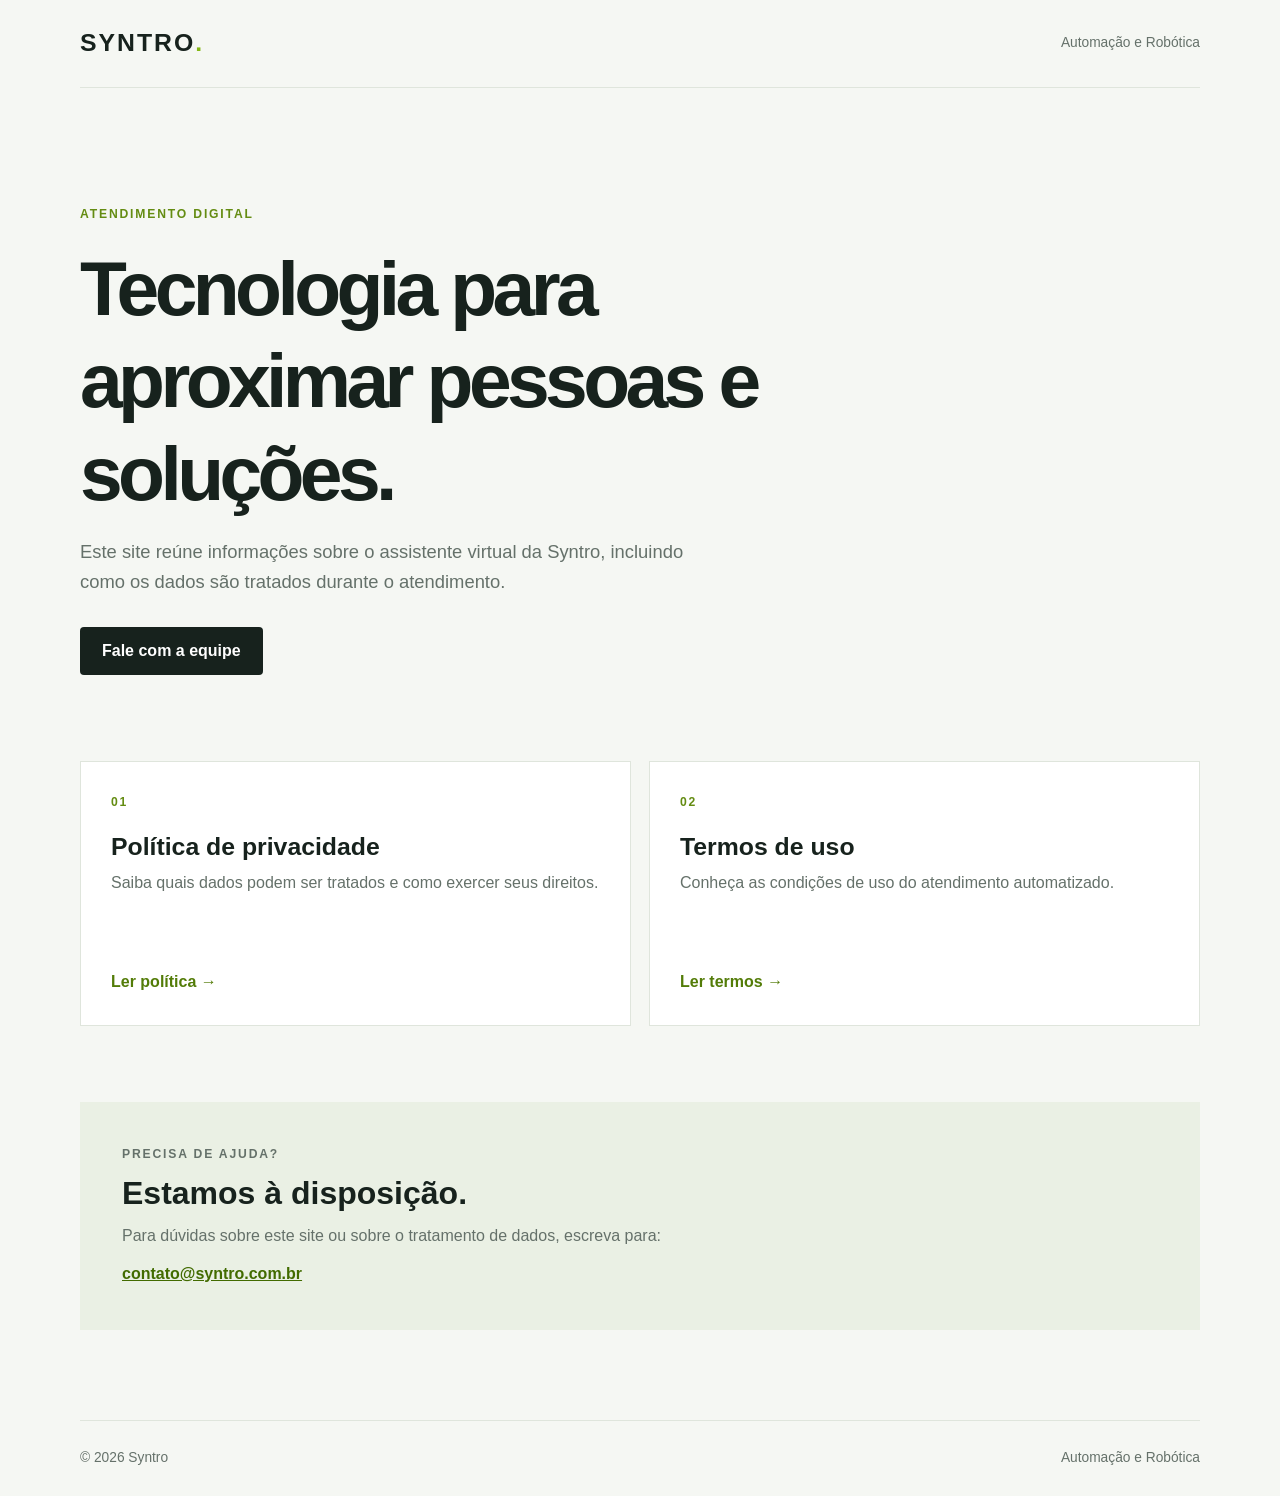
<file: index.html>
<!doctype html>
<html lang="pt-BR">
  <head>
    <meta charset="utf-8">
    <meta name="viewport" content="width=device-width, initial-scale=1">
    <meta name="google-site-verification" content="aZn1t0tnpa0o2WSs-xjBuvmw-ukThqsiCADLN8oYpvM">
    <meta name="description" content="Informações sobre o atendimento digital da Syntro e suas políticas.">
    <title>Atendimento digital | Syntro</title>
    <link rel="stylesheet" href="/styles.css">
  </head>
  <body>
    <header class="site-header">
      <a class="brand" href="/" aria-label="Syntro, página inicial">SYNTRO<span>.</span></a>
      <span class="header-note">Automação e Robótica</span>
    </header>

    <main>
      <section class="hero">
        <p class="eyebrow">ATENDIMENTO DIGITAL</p>
        <h1>Tecnologia para aproximar pessoas e soluções.</h1>
        <p class="lead">
          Este site reúne informações sobre o assistente virtual da Syntro,
          incluindo como os dados são tratados durante o atendimento.
        </p>
        <a class="button" href="mailto:contato@syntro.com.br">Fale com a equipe</a>
      </section>

      <section class="cards" aria-label="Informações legais">
        <a class="card" href="/privacidade/">
          <span class="card-index">01</span>
          <h2>Política de privacidade</h2>
          <p>Saiba quais dados podem ser tratados e como exercer seus direitos.</p>
          <span class="card-link">Ler política <span aria-hidden="true">→</span></span>
        </a>
        <a class="card" href="/termos/">
          <span class="card-index">02</span>
          <h2>Termos de uso</h2>
          <p>Conheça as condições de uso do atendimento automatizado.</p>
          <span class="card-link">Ler termos <span aria-hidden="true">→</span></span>
        </a>
      </section>

      <section class="contact">
        <p class="eyebrow">PRECISA DE AJUDA?</p>
        <h2>Estamos à disposição.</h2>
        <p>Para dúvidas sobre este site ou sobre o tratamento de dados, escreva para:</p>
        <a href="mailto:contato@syntro.com.br">contato@syntro.com.br</a>
      </section>
    </main>

    <footer class="site-footer">
      <span>© 2026 Syntro</span>
      <span>Automação e Robótica</span>
    </footer>
  </body>
</html>
</file>
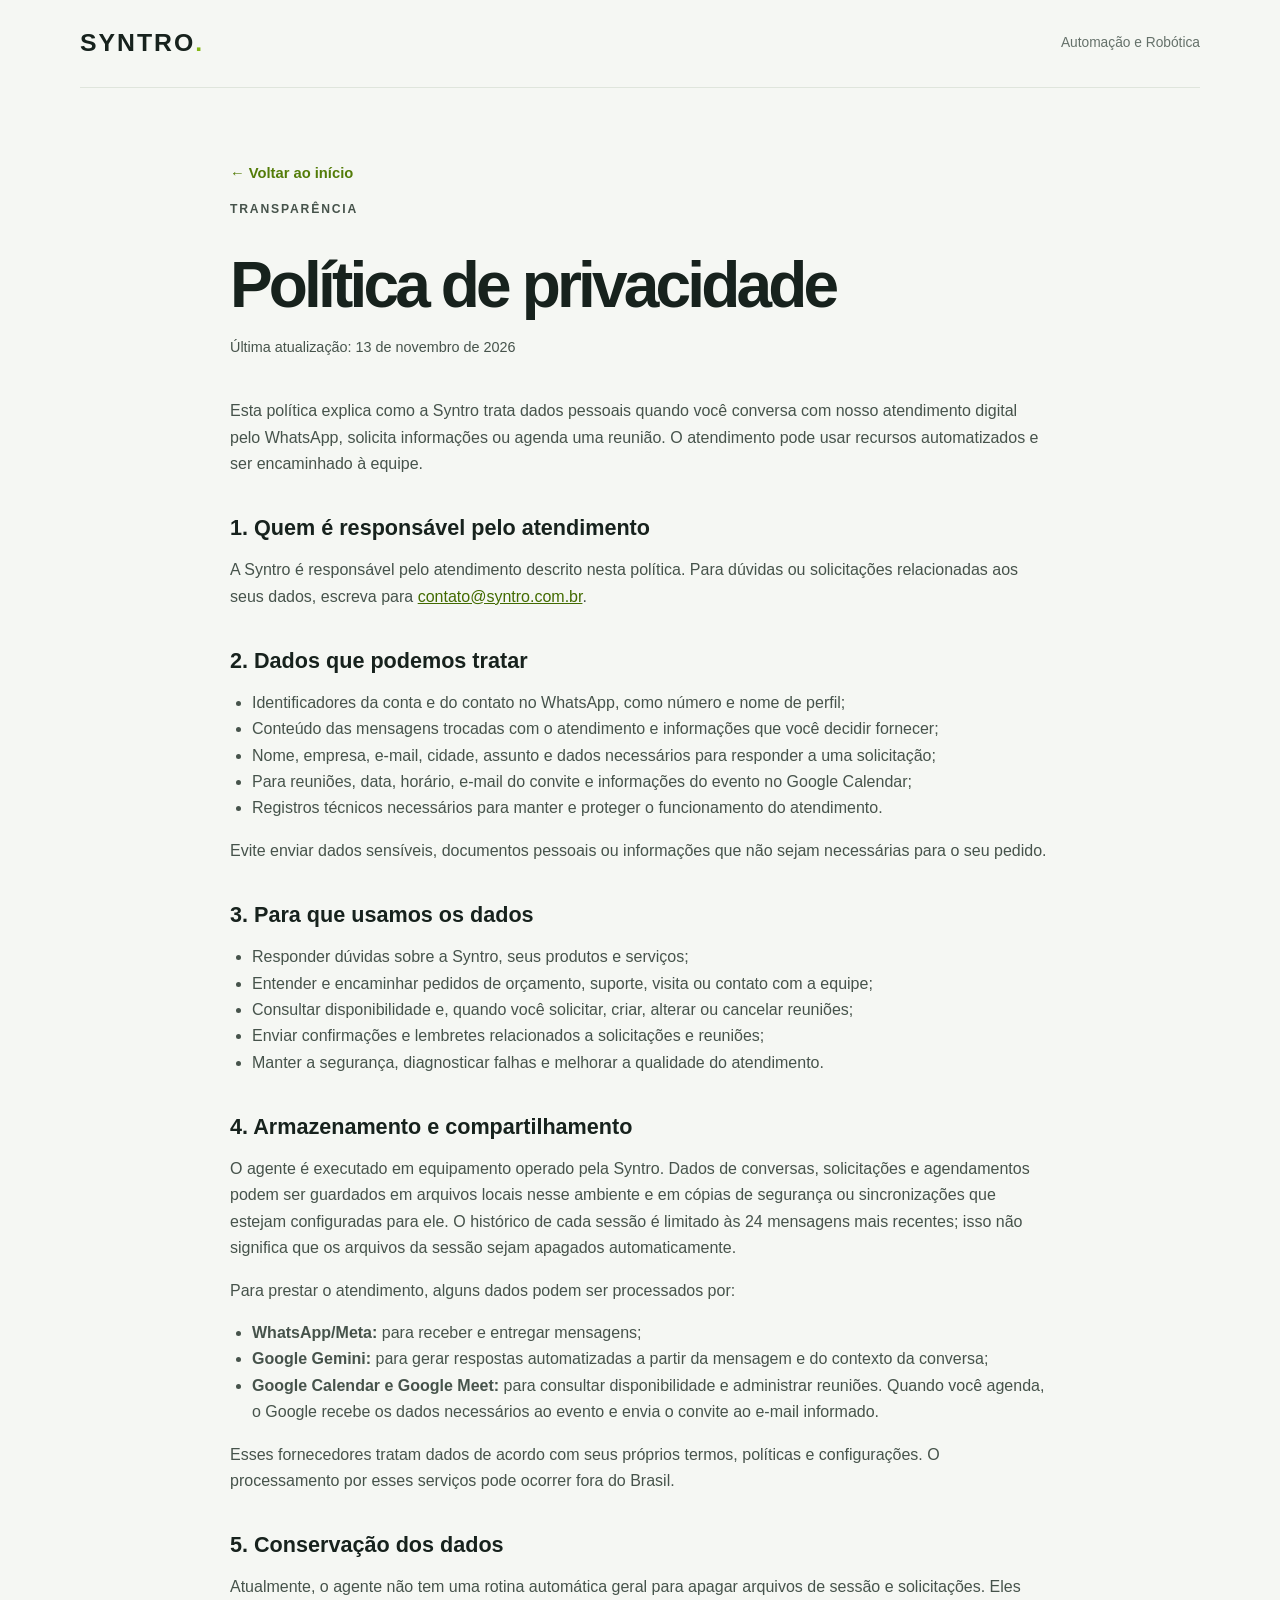
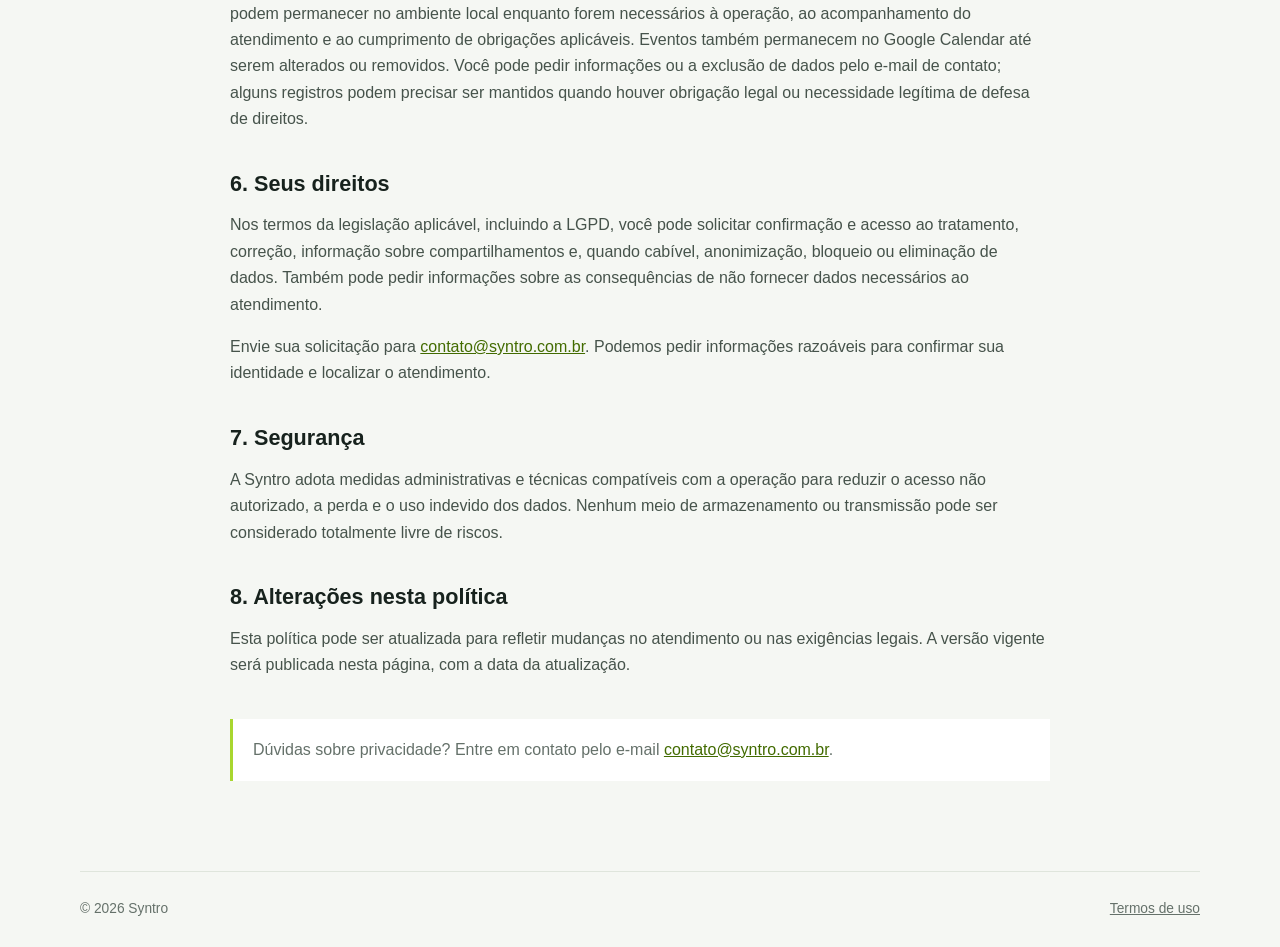
<file: privacidade/index.html>
<!doctype html>
<html lang="pt-BR">
  <head>
    <meta charset="utf-8">
    <meta name="viewport" content="width=device-width, initial-scale=1">
    <meta name="description" content="Política de privacidade do atendimento digital da Syntro.">
    <title>Política de privacidade | Syntro</title>
    <link rel="stylesheet" href="/styles.css">
  </head>
  <body>
    <header class="site-header">
      <a class="brand" href="/" aria-label="Syntro, página inicial">SYNTRO<span>.</span></a>
      <span class="header-note">Automação e Robótica</span>
    </header>

    <main class="legal-main">
      <a class="back-link" href="/">← Voltar ao início</a>
      <p class="eyebrow">TRANSPARÊNCIA</p>
      <h1>Política de privacidade</h1>
      <p class="updated">Última atualização: 13 de novembro de 2026</p>

      <p>
        Esta política explica como a Syntro trata dados pessoais quando você
        conversa com nosso atendimento digital pelo WhatsApp, solicita
        informações ou agenda uma reunião. O atendimento pode usar recursos
        automatizados e ser encaminhado à equipe.
      </p>

      <h2>1. Quem é responsável pelo atendimento</h2>
      <p>
        A Syntro é responsável pelo atendimento descrito nesta política.
        Para dúvidas ou solicitações relacionadas aos seus dados, escreva para
        <a href="mailto:contato@syntro.com.br">contato@syntro.com.br</a>.
      </p>

      <h2>2. Dados que podemos tratar</h2>
      <ul>
        <li>Identificadores da conta e do contato no WhatsApp, como número e nome de perfil;</li>
        <li>Conteúdo das mensagens trocadas com o atendimento e informações que você decidir fornecer;</li>
        <li>Nome, empresa, e-mail, cidade, assunto e dados necessários para responder a uma solicitação;</li>
        <li>Para reuniões, data, horário, e-mail do convite e informações do evento no Google Calendar;</li>
        <li>Registros técnicos necessários para manter e proteger o funcionamento do atendimento.</li>
      </ul>
      <p>
        Evite enviar dados sensíveis, documentos pessoais ou informações que
        não sejam necessárias para o seu pedido.
      </p>

      <h2>3. Para que usamos os dados</h2>
      <ul>
        <li>Responder dúvidas sobre a Syntro, seus produtos e serviços;</li>
        <li>Entender e encaminhar pedidos de orçamento, suporte, visita ou contato com a equipe;</li>
        <li>Consultar disponibilidade e, quando você solicitar, criar, alterar ou cancelar reuniões;</li>
        <li>Enviar confirmações e lembretes relacionados a solicitações e reuniões;</li>
        <li>Manter a segurança, diagnosticar falhas e melhorar a qualidade do atendimento.</li>
      </ul>

      <h2>4. Armazenamento e compartilhamento</h2>
      <p>
        O agente é executado em equipamento operado pela Syntro. Dados de
        conversas, solicitações e agendamentos podem ser guardados em arquivos
        locais nesse ambiente e em cópias de segurança ou sincronizações que
        estejam configuradas para ele. O histórico de cada sessão é limitado às
        24 mensagens mais recentes; isso não significa que os arquivos da
        sessão sejam apagados automaticamente.
      </p>
      <p>
        Para prestar o atendimento, alguns dados podem ser processados por:
      </p>
      <ul>
        <li><strong>WhatsApp/Meta:</strong> para receber e entregar mensagens;</li>
        <li><strong>Google Gemini:</strong> para gerar respostas automatizadas a partir da mensagem e do contexto da conversa;</li>
        <li><strong>Google Calendar e Google Meet:</strong> para consultar disponibilidade e administrar reuniões. Quando você agenda, o Google recebe os dados necessários ao evento e envia o convite ao e-mail informado.</li>
      </ul>
      <p>
        Esses fornecedores tratam dados de acordo com seus próprios termos,
        políticas e configurações. O processamento por esses serviços pode
        ocorrer fora do Brasil.
      </p>

      <h2>5. Conservação dos dados</h2>
      <p>
        Atualmente, o agente não tem uma rotina automática geral para apagar
        arquivos de sessão e solicitações. Eles podem permanecer no ambiente
        local enquanto forem necessários à operação, ao acompanhamento do
        atendimento e ao cumprimento de obrigações aplicáveis. Eventos também
        permanecem no Google Calendar até serem alterados ou removidos. Você
        pode pedir informações ou a exclusão de dados pelo e-mail de contato;
        alguns registros podem precisar ser mantidos quando houver obrigação
        legal ou necessidade legítima de defesa de direitos.
      </p>

      <h2>6. Seus direitos</h2>
      <p>
        Nos termos da legislação aplicável, incluindo a LGPD, você pode
        solicitar confirmação e acesso ao tratamento, correção, informação
        sobre compartilhamentos e, quando cabível, anonimização, bloqueio ou
        eliminação de dados. Também pode pedir informações sobre as
        consequências de não fornecer dados necessários ao atendimento.
      </p>
      <p>
        Envie sua solicitação para
        <a href="mailto:contato@syntro.com.br">contato@syntro.com.br</a>.
        Podemos pedir informações razoáveis para confirmar sua identidade e
        localizar o atendimento.
      </p>

      <h2>7. Segurança</h2>
      <p>
        A Syntro adota medidas administrativas e técnicas compatíveis com a
        operação para reduzir o acesso não autorizado, a perda e o uso
        indevido dos dados. Nenhum meio de armazenamento ou transmissão pode
        ser considerado totalmente livre de riscos.
      </p>

      <h2>8. Alterações nesta política</h2>
      <p>
        Esta política pode ser atualizada para refletir mudanças no atendimento
        ou nas exigências legais. A versão vigente será publicada nesta página,
        com a data da atualização.
      </p>

      <div class="notice">
        Dúvidas sobre privacidade? Entre em contato pelo e-mail
        <a href="mailto:contato@syntro.com.br">contato@syntro.com.br</a>.
      </div>
    </main>

    <footer class="site-footer">
      <span>© 2026 Syntro</span>
      <a href="/termos/">Termos de uso</a>
    </footer>
  </body>
</html>
</file>
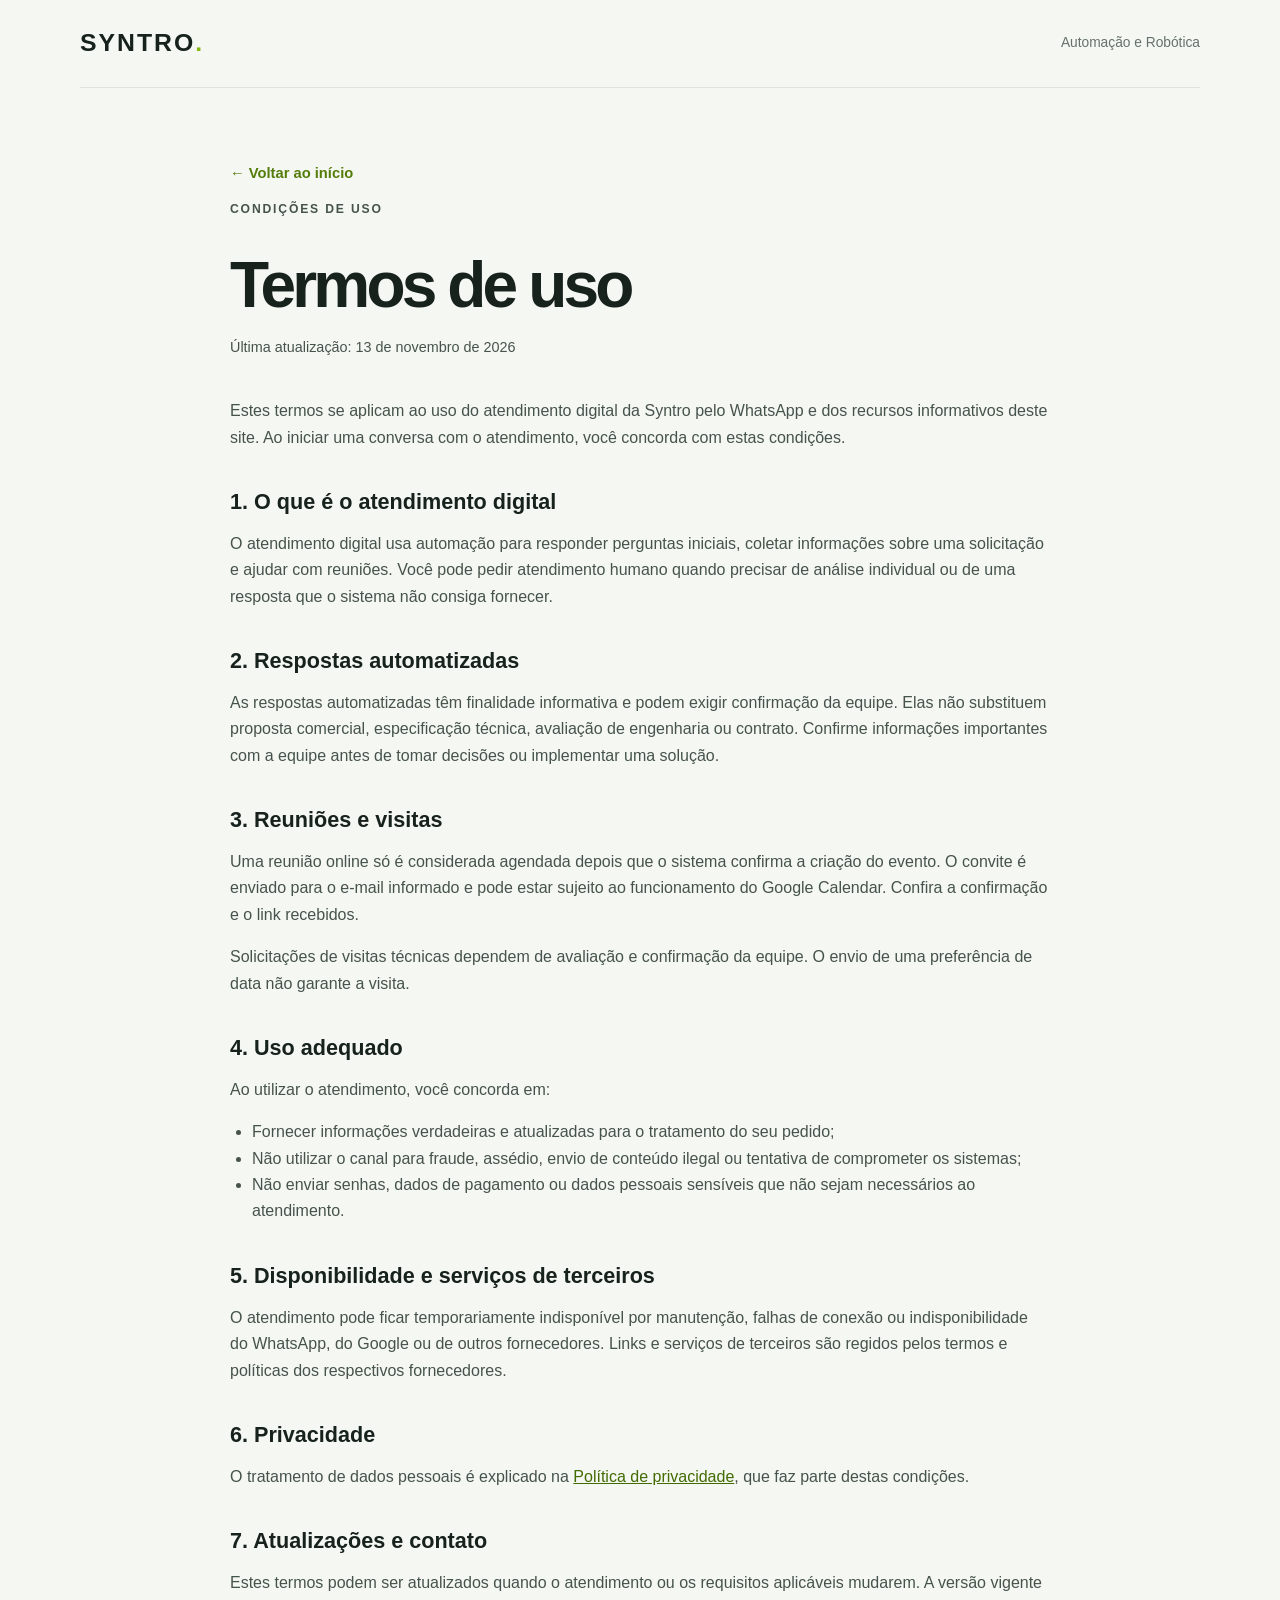
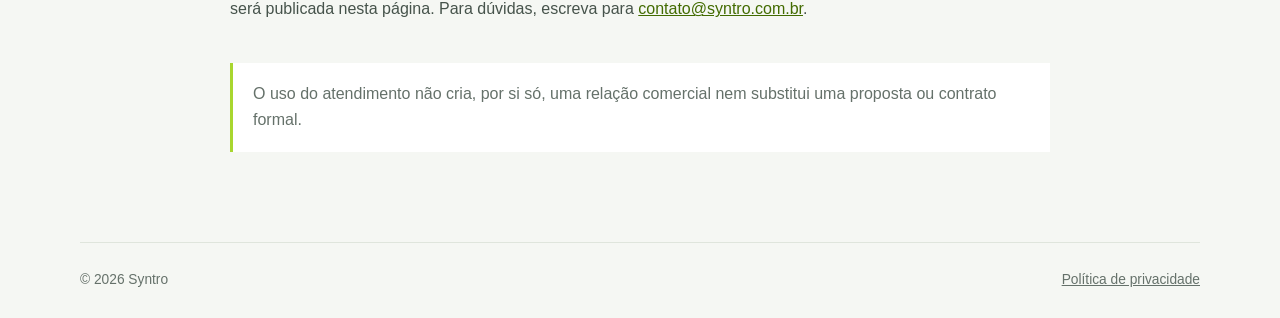
<file: termos/index.html>
<!doctype html>
<html lang="pt-BR">
  <head>
    <meta charset="utf-8">
    <meta name="viewport" content="width=device-width, initial-scale=1">
    <meta name="description" content="Termos de uso do atendimento digital da Syntro.">
    <title>Termos de uso | Syntro</title>
    <link rel="stylesheet" href="/styles.css">
  </head>
  <body>
    <header class="site-header">
      <a class="brand" href="/" aria-label="Syntro, página inicial">SYNTRO<span>.</span></a>
      <span class="header-note">Automação e Robótica</span>
    </header>

    <main class="legal-main">
      <a class="back-link" href="/">← Voltar ao início</a>
      <p class="eyebrow">CONDIÇÕES DE USO</p>
      <h1>Termos de uso</h1>
      <p class="updated">Última atualização: 13 de novembro de 2026</p>

      <p>
        Estes termos se aplicam ao uso do atendimento digital da Syntro pelo
        WhatsApp e dos recursos informativos deste site. Ao iniciar uma
        conversa com o atendimento, você concorda com estas condições.
      </p>

      <h2>1. O que é o atendimento digital</h2>
      <p>
        O atendimento digital usa automação para responder perguntas iniciais,
        coletar informações sobre uma solicitação e ajudar com reuniões. Você
        pode pedir atendimento humano quando precisar de análise individual ou
        de uma resposta que o sistema não consiga fornecer.
      </p>

      <h2>2. Respostas automatizadas</h2>
      <p>
        As respostas automatizadas têm finalidade informativa e podem exigir
        confirmação da equipe. Elas não substituem proposta comercial,
        especificação técnica, avaliação de engenharia ou contrato. Confirme
        informações importantes com a equipe antes de tomar decisões ou
        implementar uma solução.
      </p>

      <h2>3. Reuniões e visitas</h2>
      <p>
        Uma reunião online só é considerada agendada depois que o sistema
        confirma a criação do evento. O convite é enviado para o e-mail
        informado e pode estar sujeito ao funcionamento do Google Calendar.
        Confira a confirmação e o link recebidos.
      </p>
      <p>
        Solicitações de visitas técnicas dependem de avaliação e confirmação
        da equipe. O envio de uma preferência de data não garante a visita.
      </p>

      <h2>4. Uso adequado</h2>
      <p>Ao utilizar o atendimento, você concorda em:</p>
      <ul>
        <li>Fornecer informações verdadeiras e atualizadas para o tratamento do seu pedido;</li>
        <li>Não utilizar o canal para fraude, assédio, envio de conteúdo ilegal ou tentativa de comprometer os sistemas;</li>
        <li>Não enviar senhas, dados de pagamento ou dados pessoais sensíveis que não sejam necessários ao atendimento.</li>
      </ul>

      <h2>5. Disponibilidade e serviços de terceiros</h2>
      <p>
        O atendimento pode ficar temporariamente indisponível por manutenção,
        falhas de conexão ou indisponibilidade do WhatsApp, do Google ou de
        outros fornecedores. Links e serviços de terceiros são regidos pelos
        termos e políticas dos respectivos fornecedores.
      </p>

      <h2>6. Privacidade</h2>
      <p>
        O tratamento de dados pessoais é explicado na
        <a href="/privacidade/">Política de privacidade</a>, que faz parte
        destas condições.
      </p>

      <h2>7. Atualizações e contato</h2>
      <p>
        Estes termos podem ser atualizados quando o atendimento ou os
        requisitos aplicáveis mudarem. A versão vigente será publicada nesta
        página. Para dúvidas, escreva para
        <a href="mailto:contato@syntro.com.br">contato@syntro.com.br</a>.
      </p>

      <div class="notice">
        O uso do atendimento não cria, por si só, uma relação comercial nem
        substitui uma proposta ou contrato formal.
      </div>
    </main>

    <footer class="site-footer">
      <span>© 2026 Syntro</span>
      <a href="/privacidade/">Política de privacidade</a>
    </footer>
  </body>
</html>
</file>
<file: styles.css>
:root {
  color-scheme: light;
  --ink: #17221d;
  --muted: #65716a;
  --paper: #f5f7f3;
  --white: #fff;
  --green: #a8d62f;
  --line: #dfe5dc;
}

* {
  box-sizing: border-box;
}

html {
  scroll-behavior: smooth;
}

body {
  margin: 0;
  background: var(--paper);
  color: var(--ink);
  font-family: "Segoe UI", Arial, sans-serif;
  line-height: 1.65;
}

a {
  color: inherit;
}

.site-header,
.site-footer {
  display: flex;
  align-items: center;
  justify-content: space-between;
  width: min(1120px, calc(100% - 48px));
  margin: 0 auto;
}

.site-header {
  min-height: 88px;
  border-bottom: 1px solid var(--line);
}

.brand {
  font-family: "Segoe UI", Arial, sans-serif;
  font-size: 1.55rem;
  font-weight: 800;
  letter-spacing: 0.08em;
  text-decoration: none;
}

.brand span {
  color: #83b713;
}

.header-note,
.site-footer {
  color: var(--muted);
  font-size: 0.86rem;
}

main {
  width: min(1120px, calc(100% - 48px));
  margin: 0 auto;
}

.hero {
  max-width: 800px;
  padding: 104px 0 86px;
}

.eyebrow,
.card-index {
  color: #648c12;
  font-size: 0.76rem;
  font-weight: 700;
  letter-spacing: 0.15em;
}

h1,
h2,
h3 {
  font-family: "Segoe UI", Arial, sans-serif;
  line-height: 1.2;
}

h1 {
  max-width: 760px;
  margin: 18px 0;
  font-size: clamp(2.6rem, 6vw, 5.2rem);
  letter-spacing: -0.06em;
}

.lead {
  max-width: 620px;
  margin: 0 0 30px;
  color: var(--muted);
  font-size: 1.15rem;
}

.button {
  display: inline-flex;
  min-height: 48px;
  align-items: center;
  padding: 0 22px;
  border-radius: 4px;
  background: var(--ink);
  color: var(--white);
  font-weight: 600;
  text-decoration: none;
}

.button:hover {
  background: #31443a;
}

.cards {
  display: grid;
  grid-template-columns: repeat(2, minmax(0, 1fr));
  gap: 18px;
}

.card {
  display: flex;
  min-height: 265px;
  flex-direction: column;
  align-items: flex-start;
  padding: 30px;
  border: 1px solid var(--line);
  background: var(--white);
  text-decoration: none;
  transition: border-color 150ms ease, transform 150ms ease;
}

.card:hover {
  transform: translateY(-3px);
  border-color: #9fc853;
}

.card h2 {
  margin: 20px 0 8px;
  font-size: 1.55rem;
}

.card p,
.contact p {
  margin: 0;
  color: var(--muted);
}

.card-link {
  margin-top: auto;
  padding-top: 22px;
  color: #537c08;
  font-weight: 700;
}

.contact {
  margin: 76px 0 90px;
  padding: 42px;
  background: #eaf0e4;
}

.contact h2 {
  margin: 10px 0;
  font-size: 2rem;
}

.contact a {
  display: inline-block;
  margin-top: 12px;
  color: #426b00;
  font-weight: 700;
}

.site-footer {
  min-height: 76px;
  border-top: 1px solid var(--line);
}

.legal-main {
  max-width: 820px;
  padding-top: 72px;
  padding-bottom: 90px;
}

.back-link {
  color: #537c08;
  font-size: 0.92rem;
  font-weight: 700;
  text-decoration: none;
}

.legal-main h1 {
  margin-top: 28px;
  font-size: clamp(2.5rem, 5vw, 4rem);
}

.updated {
  margin: -5px 0 38px;
  color: var(--muted);
  font-size: 0.9rem;
}

.legal-main h2 {
  margin: 38px 0 10px;
  font-size: 1.35rem;
}

.legal-main p,
.legal-main li {
  color: #46534b;
}

.legal-main ul {
  padding-left: 22px;
}

.legal-main a:not(.back-link) {
  color: #426b00;
}

.notice {
  margin-top: 40px;
  padding: 18px 20px;
  border-left: 3px solid var(--green);
  background: var(--white);
  color: var(--muted);
}

@media (max-width: 640px) {
  .site-header,
  .site-footer,
  main {
    width: min(100% - 32px, 1120px);
  }

  .site-header {
    min-height: 72px;
  }

  .header-note {
    max-width: 120px;
    text-align: right;
  }

  .hero {
    padding: 76px 0 62px;
  }

  .cards {
    grid-template-columns: 1fr;
  }

  .card {
    min-height: 230px;
  }

  .contact {
    margin: 52px 0 64px;
    padding: 28px 22px;
  }

  .legal-main {
    padding-top: 50px;
  }
}

@media (prefers-reduced-motion: reduce) {
  html {
    scroll-behavior: auto;
  }

  *,
  *::before,
  *::after {
    transition-duration: 0.01ms !important;
  }
}
</file>
